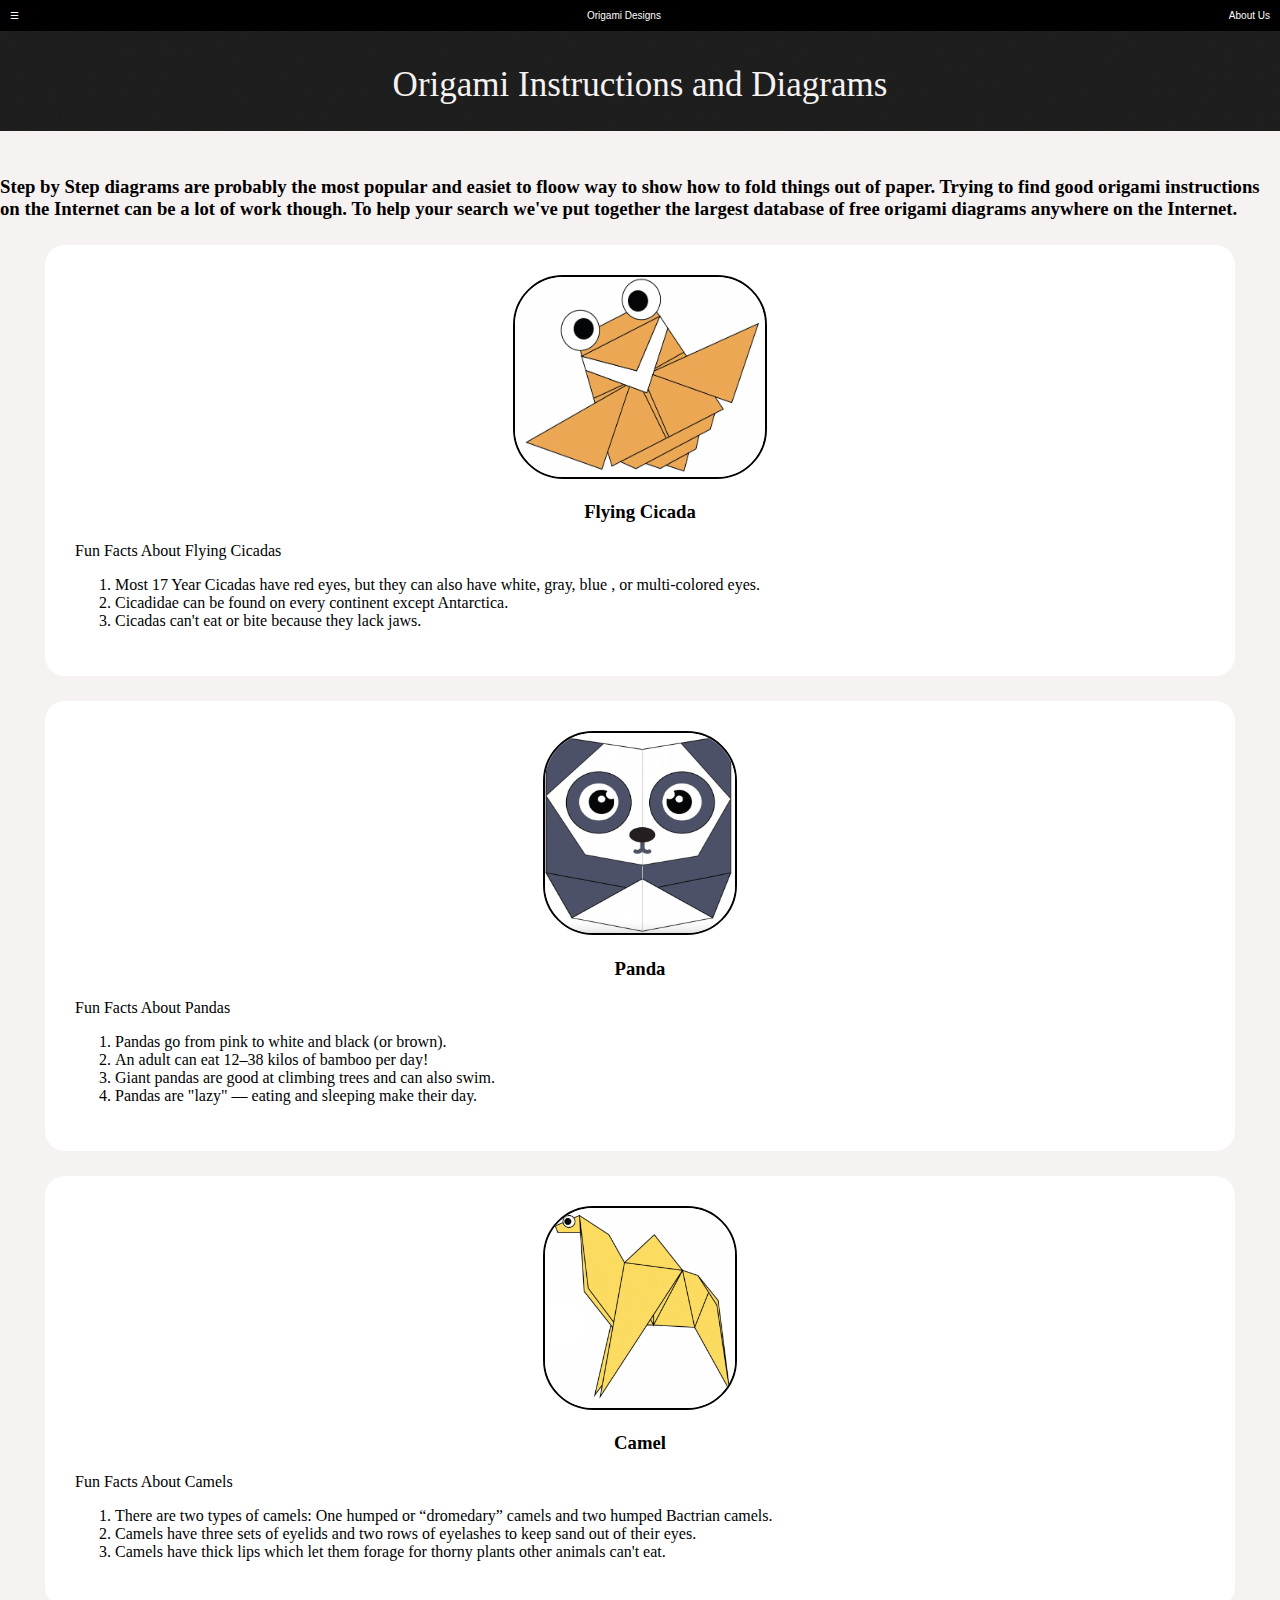
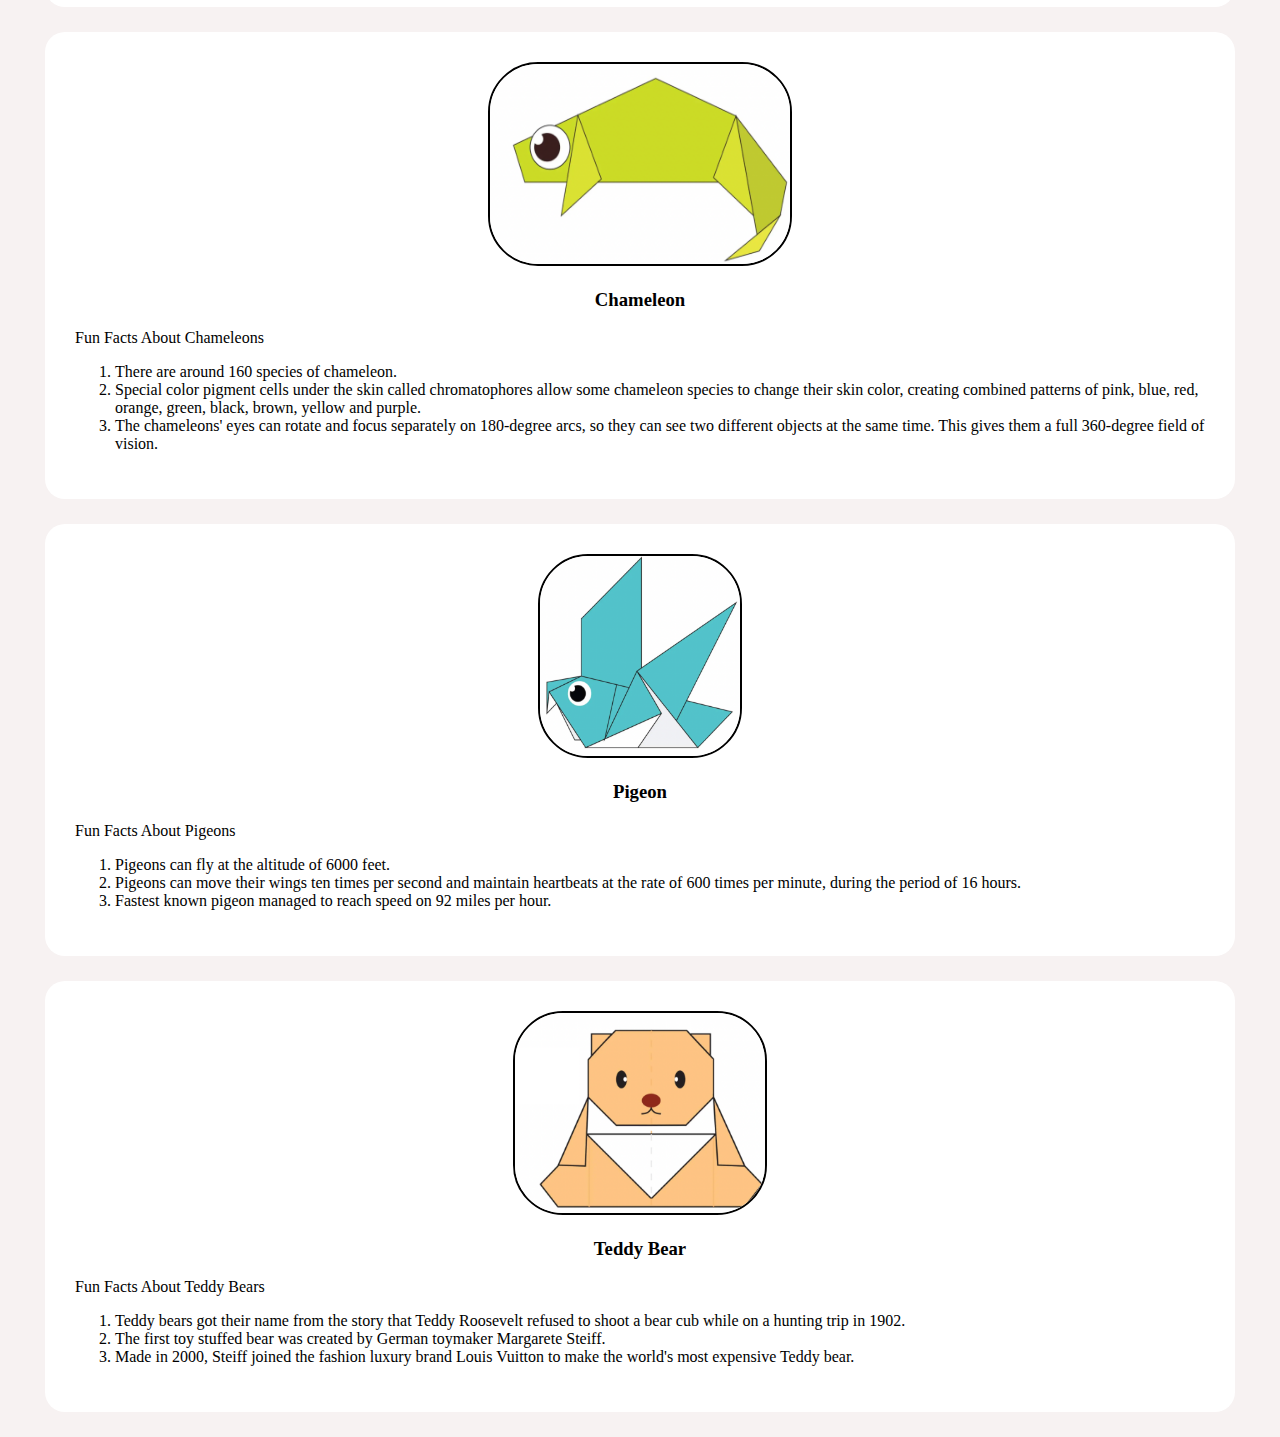
<file: index.html>
<!DOCTYPE html>
<html lang="en">
<head>
   <title>Origami Designs</title>
   <link rel="stylesheet" type="text/css" href="design.css">
</head>

<body>
   <div class="header">
      <div class="menu">
         <div><a href ="#">☰</a></div>
         <div>Origami Designs</div>
         <div><a href ="aboutus.html">About Us</a></div>
      </div>
   </div>

   <div class ="bodyimg">
      <img src="body.png" height="100px"  width="100%">
      <p>
         Origami Instructions and Diagrams
      </p>
      <h3><br>
         Step by Step diagrams are probably the most popular and easiet to floow way to show how to fold things out of paper.
         Trying to find good origami instructions on the Internet can be a lot of work though. To help your search we've put 
         together the largest database of free origami diagrams anywhere on the Internet.
      </h3>
   </div>

   <div class="grid">
      <div class="origami">
         <center>
            <a href = "https://origami.me/flying-cicada/"><img src = "cicada.png" height = 200 width = 250></a>
            <h3>Flying Cicada</h3>
         </center>
         <p> Fun Facts About Flying Cicadas
            <ol>
               <li>Most 17 Year Cicadas have red eyes, but they can also have white, gray, blue , or multi-colored eyes.</li>
               <li>Cicadidae can be found on every continent except Antarctica.</li>
               <li>Cicadas can't eat or bite because they lack jaws.</li>
            </ol>
         </p>
      </div>
      <div class="origami">
         <center>
            <a href = "https://origami.me/panda/"><img src = "panda.png" height = 200 width = 190></a>
            <h3>Panda</h3>
         </center>
         <p> Fun Facts About Pandas
            <ol>
               <li>Pandas go from pink to white and black (or brown).</li>
               <li>An adult can eat 12–38 kilos of bamboo per day!</li>
               <li>Giant pandas are good at climbing trees and can also swim.</li>
               <li>Pandas are "lazy" — eating and sleeping make their day.</li>
            </ol>
         </p>
      </div>
      <div class="origami">
         <center>
            <a href = "https://origami.me/camel/"><img src = "camel.png" height = 200 width = 190></a>
            <h3>Camel</h3>
         </center>
         <p> Fun Facts About Camels
            <ol>
               <li>There are two types of camels: One humped or “dromedary” camels and two humped Bactrian camels.</li>
               <li>Camels have three sets of eyelids and two rows of eyelashes to keep sand out of their eyes.</li>
               <li>Camels have thick lips which let them forage for thorny plants other animals can't eat.</li>
            </ol>
         </p>
      </div>
      <div class="origami">
         <center>
            <a href = "https://origami.me/chameleon/"><img src = "chameleon.png" height = 200 width = 300></a>
            <h3>Chameleon</h3>
         </center>
         <p> Fun Facts About Chameleons
            <ol>
               <li>There are around 160 species of chameleon.</li>
               <li>Special color pigment cells under the skin called chromatophores allow some chameleon species to change their skin color, creating combined patterns of pink, blue, red, orange, green, black, brown, yellow and purple.</li>
               <li>The chameleons' eyes can rotate and focus separately on 180-degree arcs, so they can see two different objects at the same time. This gives them a full 360-degree field of vision.</li>
            </ol>
         </p>
      </div>
      <div class="origami">
         <center>
            <a href = "https://origami.me/pigeon/"><img src = "pigeon.png" height = 200 width = 200></a>
            <h3>Pigeon</h3>
         </center>
         <p> Fun Facts About Pigeons
            <ol>
               <li>Pigeons can fly at the altitude of 6000 feet.</li>
               <li>Pigeons can move their wings ten times per second and maintain heartbeats at the rate of 600 times per minute, during the period of 16 hours. </li>
               <li> Fastest known pigeon managed to reach speed on 92 miles per hour.</li>
            </ol>
         </p>
      </div>
      <div class="origami">
         <center>
            <a href = "https://origami.me/teddybear/"><img src = "teddybear.png" height = 200 width = 250></a>
            <h3>Teddy Bear</h3>
         </center>
         <p> Fun Facts About Teddy Bears
            <ol>
               <li>Teddy bears got their name from the story that Teddy Roosevelt refused to shoot a bear cub while on a hunting trip in 1902.</li>
               <li>The first toy stuffed bear was created by German toymaker Margarete Steiff.</li>
               <li>Made in 2000, Steiff joined the fashion luxury brand Louis Vuitton to make the world's most expensive Teddy bear. </li>
            </ol>
         </p>
      </div>
   </div>
</body>
</html>
</html>
</file>
<file: design.css>
.menu{
    display:flex;
    justify-content:space-between;
    background-color:#000000;
    padding: 10px;
    font-size: 10px;
    font-family:sans-serif;
    font-weight: 100;
    color:#ffffff;
    
}

body{
    margin:0px;
    background-color:#f7f2f2;
}

.bodyimg{
   position: relative;
}

.h3{
    color:#f7f2f2;
    font-size: 23px;
    font-family:fantasy;
    position:absolute;
    top:10%;
    left:50%;
    transform: translate(-50%,-50%)
 }

.bodyimg p{
    color:#f7f2f2;
    font-size: 35px;
    font-family:fantasy;
    position:absolute;
    top:10%;
    left:50%;
    transform: translate(-50%,-50%)
}

.grid{
    margin: 20px;
}

.grid img{
    border: 2px solid #000000;
    border-radius: 50px
}

.origami{
    border-radius: 20px;
    background-color:#ffffff;
    padding: 30px;
    margin: 25px;
    widows: 310px;
    font-family: fantasy;

}

.origami:hover{
    transform: scale(1.1);
}

a:link{
    color:white;
    text-decoration:none;
}

a:visited{
    color:cadetblue;
}
</file>
